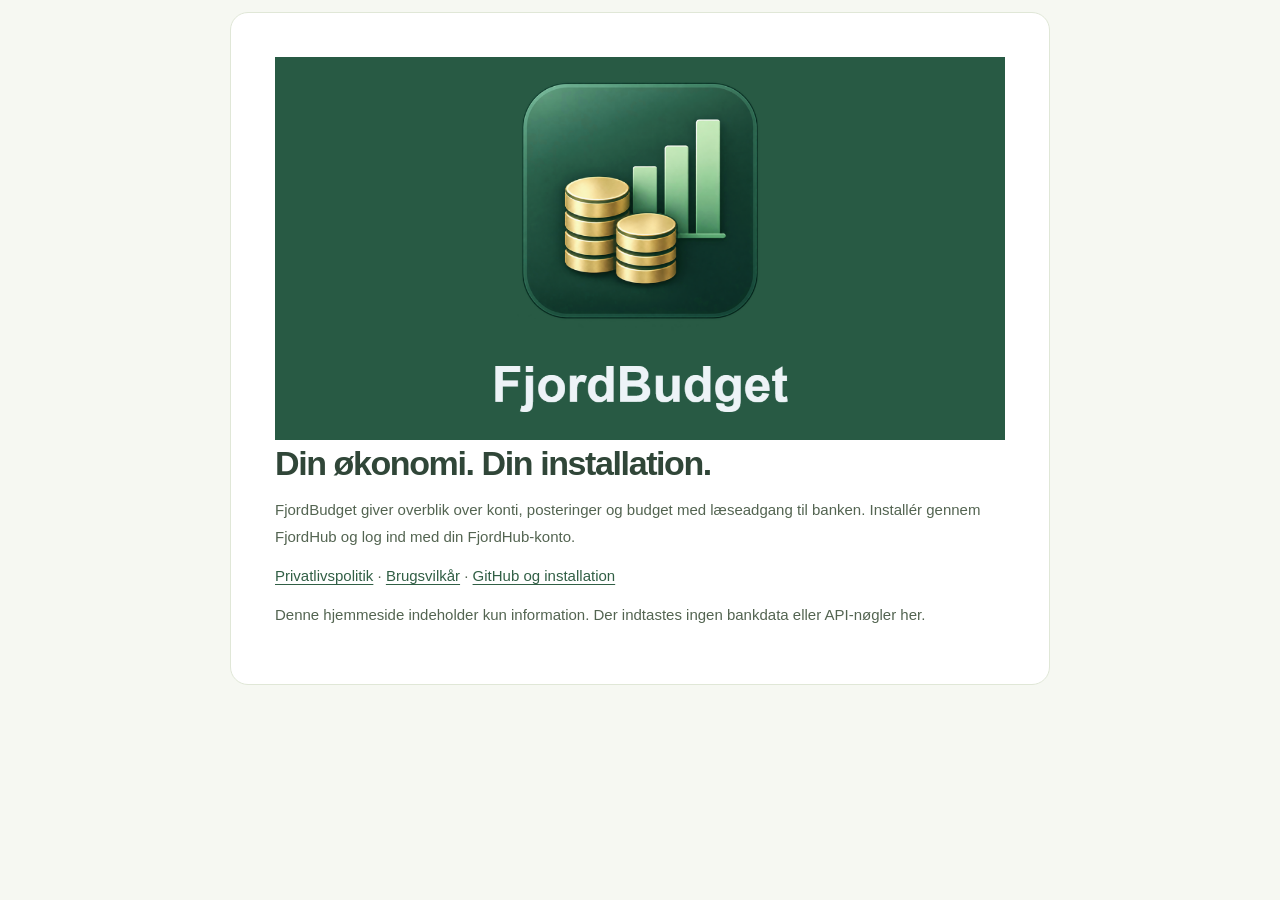
<file: docs/index.html>
<!doctype html><html lang="da"><head><meta charset="utf-8"><meta name="viewport" content="width=device-width,initial-scale=1"><title>FjordBudget</title><link rel="stylesheet" href="assets/style.css"><link rel="stylesheet" href="assets/legal.css"></head><body class="legal-page"><main class="legal-content"><img src="assets/social.png" style="width:100%;height:auto" alt="FjordBudget — dit private økonomiske overblik"><h1>Din økonomi. Din installation.</h1><p>FjordBudget giver overblik over konti, posteringer og budget med læseadgang til banken. Installér gennem FjordHub og log ind med din FjordHub-konto.</p><p><a href="privacy.html">Privatlivspolitik</a> · <a href="terms.html">Brugsvilkår</a> · <a href="https://github.com/qlerup/fjordbudget">GitHub og installation</a></p><p>Denne hjemmeside indeholder kun information. Der indtastes ingen bankdata eller API-nøgler her.</p></main></body></html>
</file>
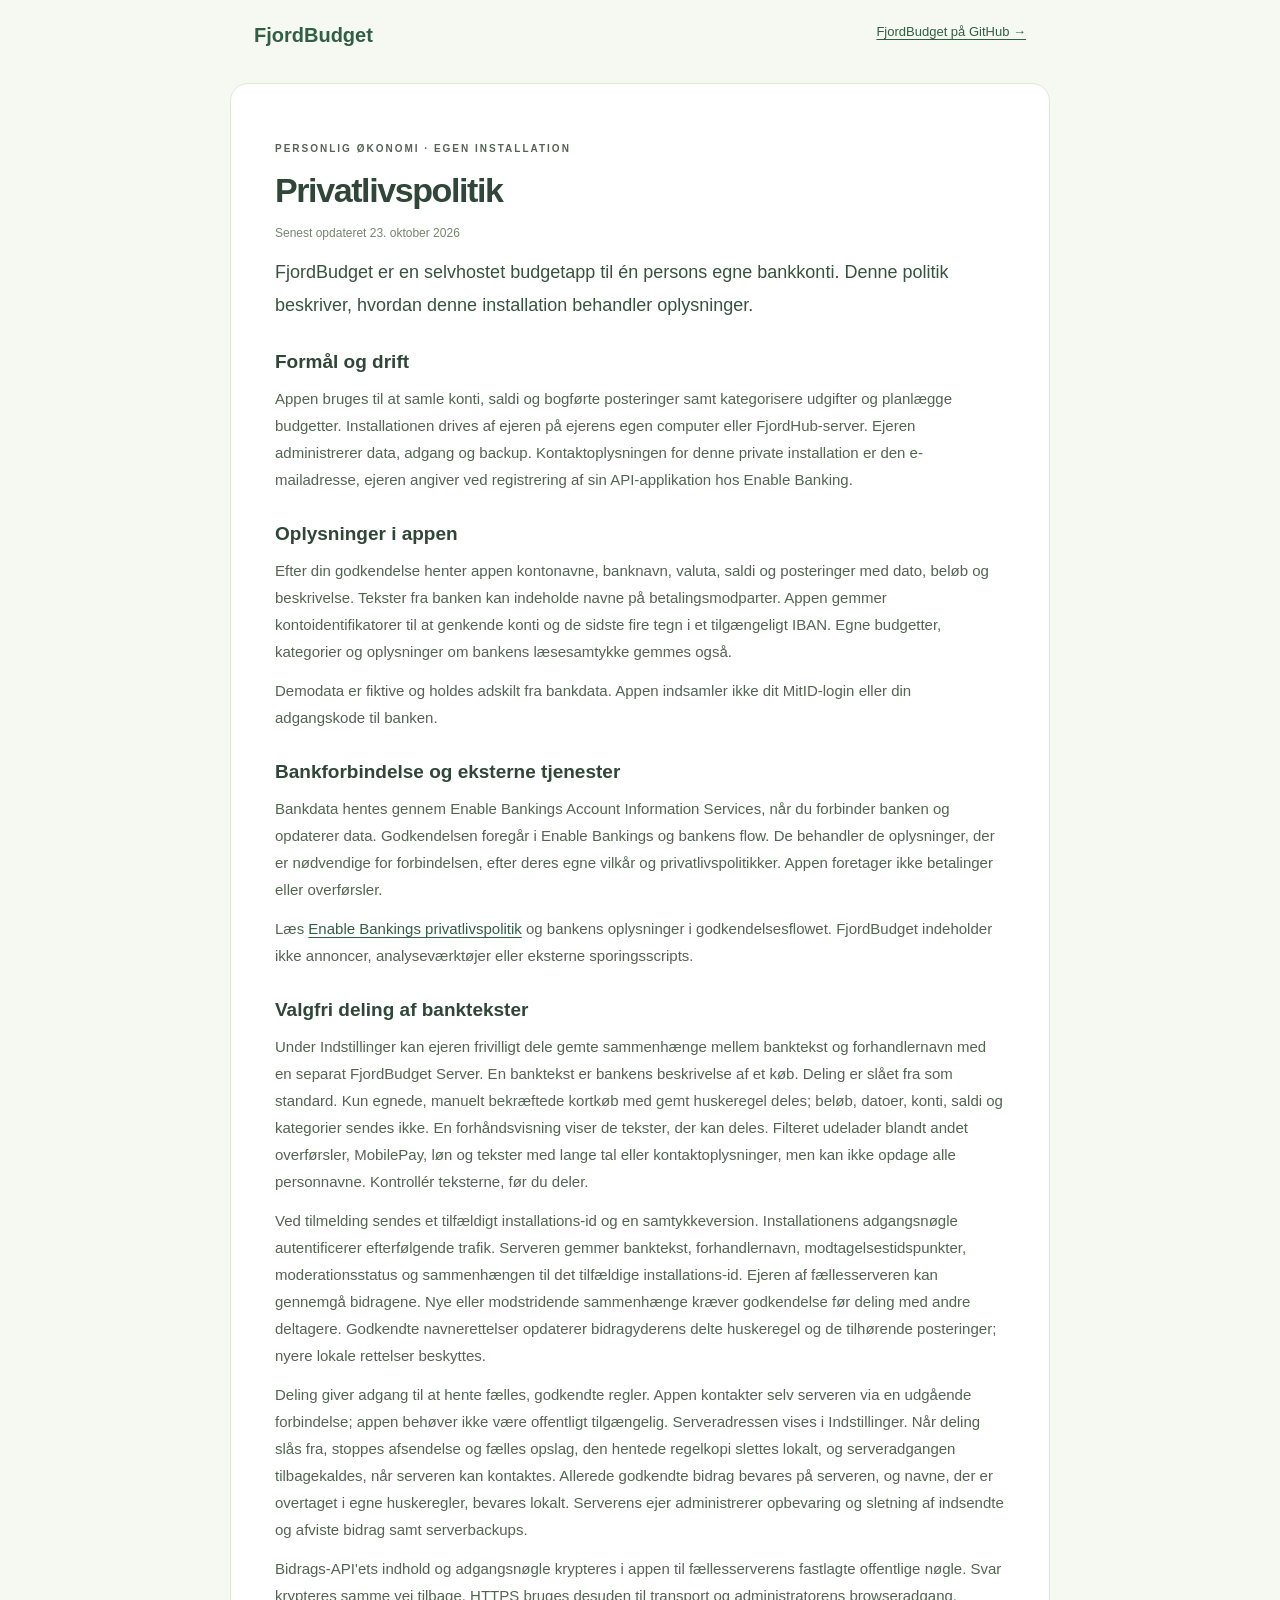
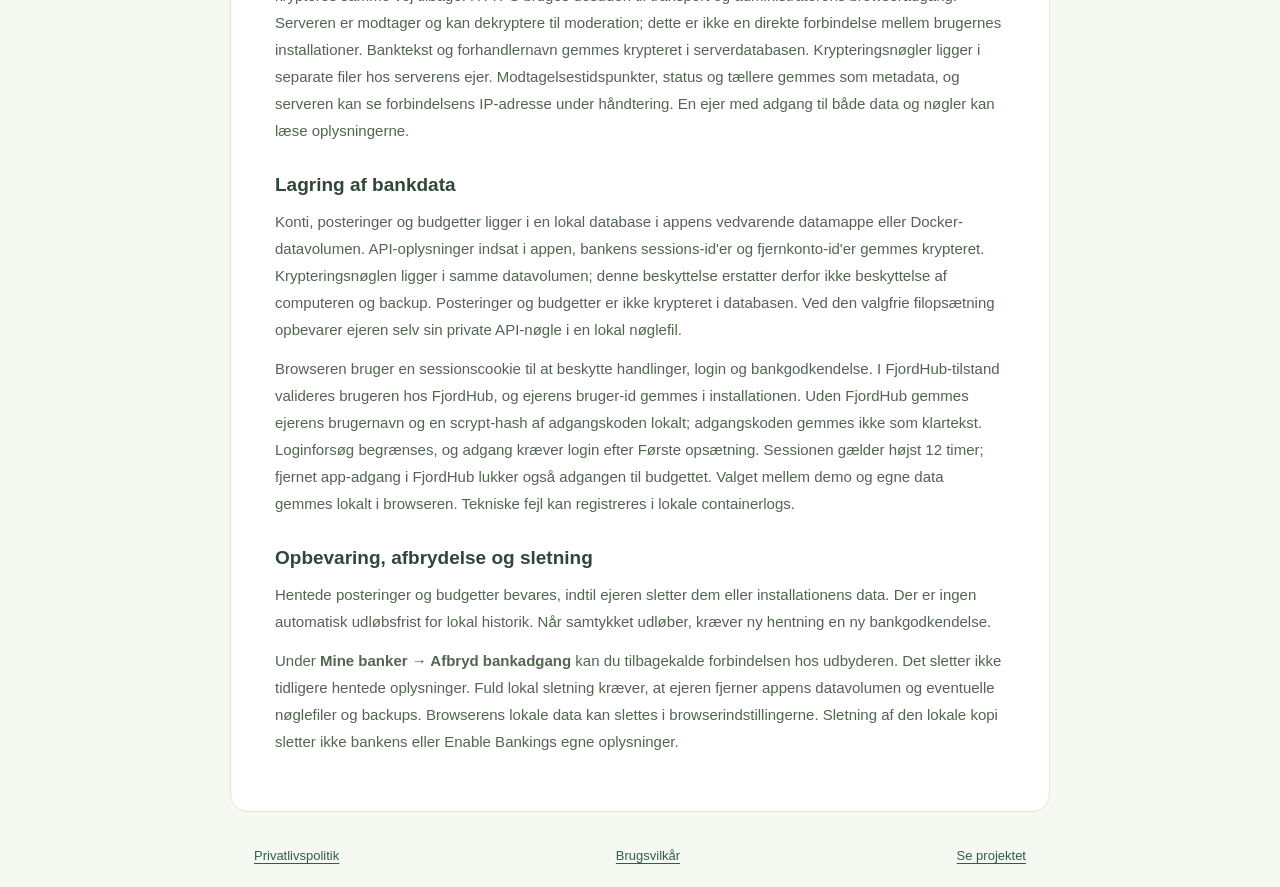
<file: docs/privacy.html>
<!doctype html>
<html lang="da">
<head>
  <meta charset="utf-8"><meta name="viewport" content="width=device-width,initial-scale=1">
  <title>Privatlivspolitik · FjordBudget</title>
  <link rel="icon" href="assets/icon.svg?v=brand-budget-green-20261005" type="image/svg+xml">
  <link rel="stylesheet" href="assets/style.css">
  <link rel="stylesheet" href="assets/legal.css">
<link rel="apple-touch-icon" href="assets/icon-180.png?v=brand-budget-green-20261005"><meta name="theme-color" content="#28533f"><link rel="manifest" href="assets/site.webmanifest"></head>
<body class="legal-page">
  <header class="legal-header"><a href="https://github.com/qlerup/fjordbudget" class="legal-brand">FjordBudget</a><a href="https://github.com/qlerup/fjordbudget">FjordBudget på GitHub →</a></header>
  <main class="legal-content">
    <p class="eyebrow">PERSONLIG ØKONOMI · EGEN INSTALLATION</p>
    <h1>Privatlivspolitik</h1>
    <p class="legal-date">Senest opdateret 23. oktober 2026</p>
    
    <p class="legal-intro">FjordBudget er en selvhostet budgetapp til én persons egne bankkonti. Denne politik beskriver, hvordan denne installation behandler oplysninger.</p>
    <h2>Formål og drift</h2>
    <p>Appen bruges til at samle konti, saldi og bogførte posteringer samt kategorisere udgifter og planlægge budgetter. Installationen drives af ejeren på ejerens egen computer eller FjordHub-server. Ejeren administrerer data, adgang og backup. Kontaktoplysningen for denne private installation er den e-mailadresse, ejeren angiver ved registrering af sin API-applikation hos Enable Banking.</p>
    <h2>Oplysninger i appen</h2>
    <p>Efter din godkendelse henter appen kontonavne, banknavn, valuta, saldi og posteringer med dato, beløb og beskrivelse. Tekster fra banken kan indeholde navne på betalingsmodparter. Appen gemmer kontoidentifikatorer til at genkende konti og de sidste fire tegn i et tilgængeligt IBAN. Egne budgetter, kategorier og oplysninger om bankens læsesamtykke gemmes også.</p>
    <p>Demodata er fiktive og holdes adskilt fra bankdata. Appen indsamler ikke dit MitID-login eller din adgangskode til banken.</p>
    <h2>Bankforbindelse og eksterne tjenester</h2>
    <p>Bankdata hentes gennem Enable Bankings Account Information Services, når du forbinder banken og opdaterer data. Godkendelsen foregår i Enable Bankings og bankens flow. De behandler de oplysninger, der er nødvendige for forbindelsen, efter deres egne vilkår og privatlivspolitikker. Appen foretager ikke betalinger eller overførsler.</p>
    <p>Læs <a href="https://enablebanking.com/privacy/" rel="noreferrer">Enable Bankings privatlivspolitik</a> og bankens oplysninger i godkendelsesflowet. FjordBudget indeholder ikke annoncer, analyseværktøjer eller eksterne sporingsscripts.</p>
    <h2>Valgfri deling af banktekster</h2>
    <p>Under Indstillinger kan ejeren frivilligt dele gemte sammenhænge mellem banktekst og forhandlernavn med en separat FjordBudget Server. En banktekst er bankens beskrivelse af et køb. Deling er slået fra som standard. Kun egnede, manuelt bekræftede kortkøb med gemt huskeregel deles; beløb, datoer, konti, saldi og kategorier sendes ikke. En forhåndsvisning viser de tekster, der kan deles. Filteret udelader blandt andet overførsler, MobilePay, løn og tekster med lange tal eller kontaktoplysninger, men kan ikke opdage alle personnavne. Kontrollér teksterne, før du deler.</p>
    <p>Ved tilmelding sendes et tilfældigt installations-id og en samtykkeversion. Installationens adgangsnøgle autentificerer efterfølgende trafik. Serveren gemmer banktekst, forhandlernavn, modtagelsestidspunkter, moderationsstatus og sammenhængen til det tilfældige installations-id. Ejeren af fællesserveren kan gennemgå bidragene. Nye eller modstridende sammenhænge kræver godkendelse før deling med andre deltagere. Godkendte navnerettelser opdaterer bidragyderens delte huskeregel og de tilhørende posteringer; nyere lokale rettelser beskyttes.</p>
    <p>Deling giver adgang til at hente fælles, godkendte regler. Appen kontakter selv serveren via en udgående forbindelse; appen behøver ikke være offentligt tilgængelig. Serveradressen vises i Indstillinger. Når deling slås fra, stoppes afsendelse og fælles opslag, den hentede regelkopi slettes lokalt, og serveradgangen tilbagekaldes, når serveren kan kontaktes. Allerede godkendte bidrag bevares på serveren, og navne, der er overtaget i egne huskeregler, bevares lokalt. Serverens ejer administrerer opbevaring og sletning af indsendte og afviste bidrag samt serverbackups.</p>
    <p>Bidrags-API'ets indhold og adgangsnøgle krypteres i appen til fællesserverens fastlagte offentlige nøgle. Svar krypteres samme vej tilbage. HTTPS bruges desuden til transport og administratorens browseradgang. Serveren er modtager og kan dekryptere til moderation; dette er ikke en direkte forbindelse mellem brugernes installationer. Banktekst og forhandlernavn gemmes krypteret i serverdatabasen. Krypteringsnøgler ligger i separate filer hos serverens ejer. Modtagelsestidspunkter, status og tællere gemmes som metadata, og serveren kan se forbindelsens IP-adresse under håndtering. En ejer med adgang til både data og nøgler kan læse oplysningerne.</p>
    <h2>Lagring af bankdata</h2>
    <p>Konti, posteringer og budgetter ligger i en lokal database i appens vedvarende datamappe eller Docker-datavolumen. API-oplysninger indsat i appen, bankens sessions-id'er og fjernkonto-id'er gemmes krypteret. Krypteringsnøglen ligger i samme datavolumen; denne beskyttelse erstatter derfor ikke beskyttelse af computeren og backup. Posteringer og budgetter er ikke krypteret i databasen. Ved den valgfrie filopsætning opbevarer ejeren selv sin private API-nøgle i en lokal nøglefil.</p>
    <p>Browseren bruger en sessionscookie til at beskytte handlinger, login og bankgodkendelse. I FjordHub-tilstand valideres brugeren hos FjordHub, og ejerens bruger-id gemmes i installationen. Uden FjordHub gemmes ejerens brugernavn og en scrypt-hash af adgangskoden lokalt; adgangskoden gemmes ikke som klartekst. Loginforsøg begrænses, og adgang kræver login efter Første opsætning. Sessionen gælder højst 12 timer; fjernet app-adgang i FjordHub lukker også adgangen til budgettet. Valget mellem demo og egne data gemmes lokalt i browseren. Tekniske fejl kan registreres i lokale containerlogs.</p>
    <h2>Opbevaring, afbrydelse og sletning</h2>
    <p>Hentede posteringer og budgetter bevares, indtil ejeren sletter dem eller installationens data. Der er ingen automatisk udløbsfrist for lokal historik. Når samtykket udløber, kræver ny hentning en ny bankgodkendelse.</p>
    <p>Under <strong>Mine banker → Afbryd bankadgang</strong> kan du tilbagekalde forbindelsen hos udbyderen. Det sletter ikke tidligere hentede oplysninger. Fuld lokal sletning kræver, at ejeren fjerner appens datavolumen og eventuelle nøglefiler og backups. Browserens lokale data kan slettes i browserindstillingerne. Sletning af den lokale kopi sletter ikke bankens eller Enable Bankings egne oplysninger.</p>
    
  </main>
  <footer class="legal-footer"><a href="privacy.html">Privatlivspolitik</a><a href="terms.html">Brugsvilkår</a><a href="https://github.com/qlerup/fjordbudget">Se projektet</a></footer>
</body>
</html>
</file>
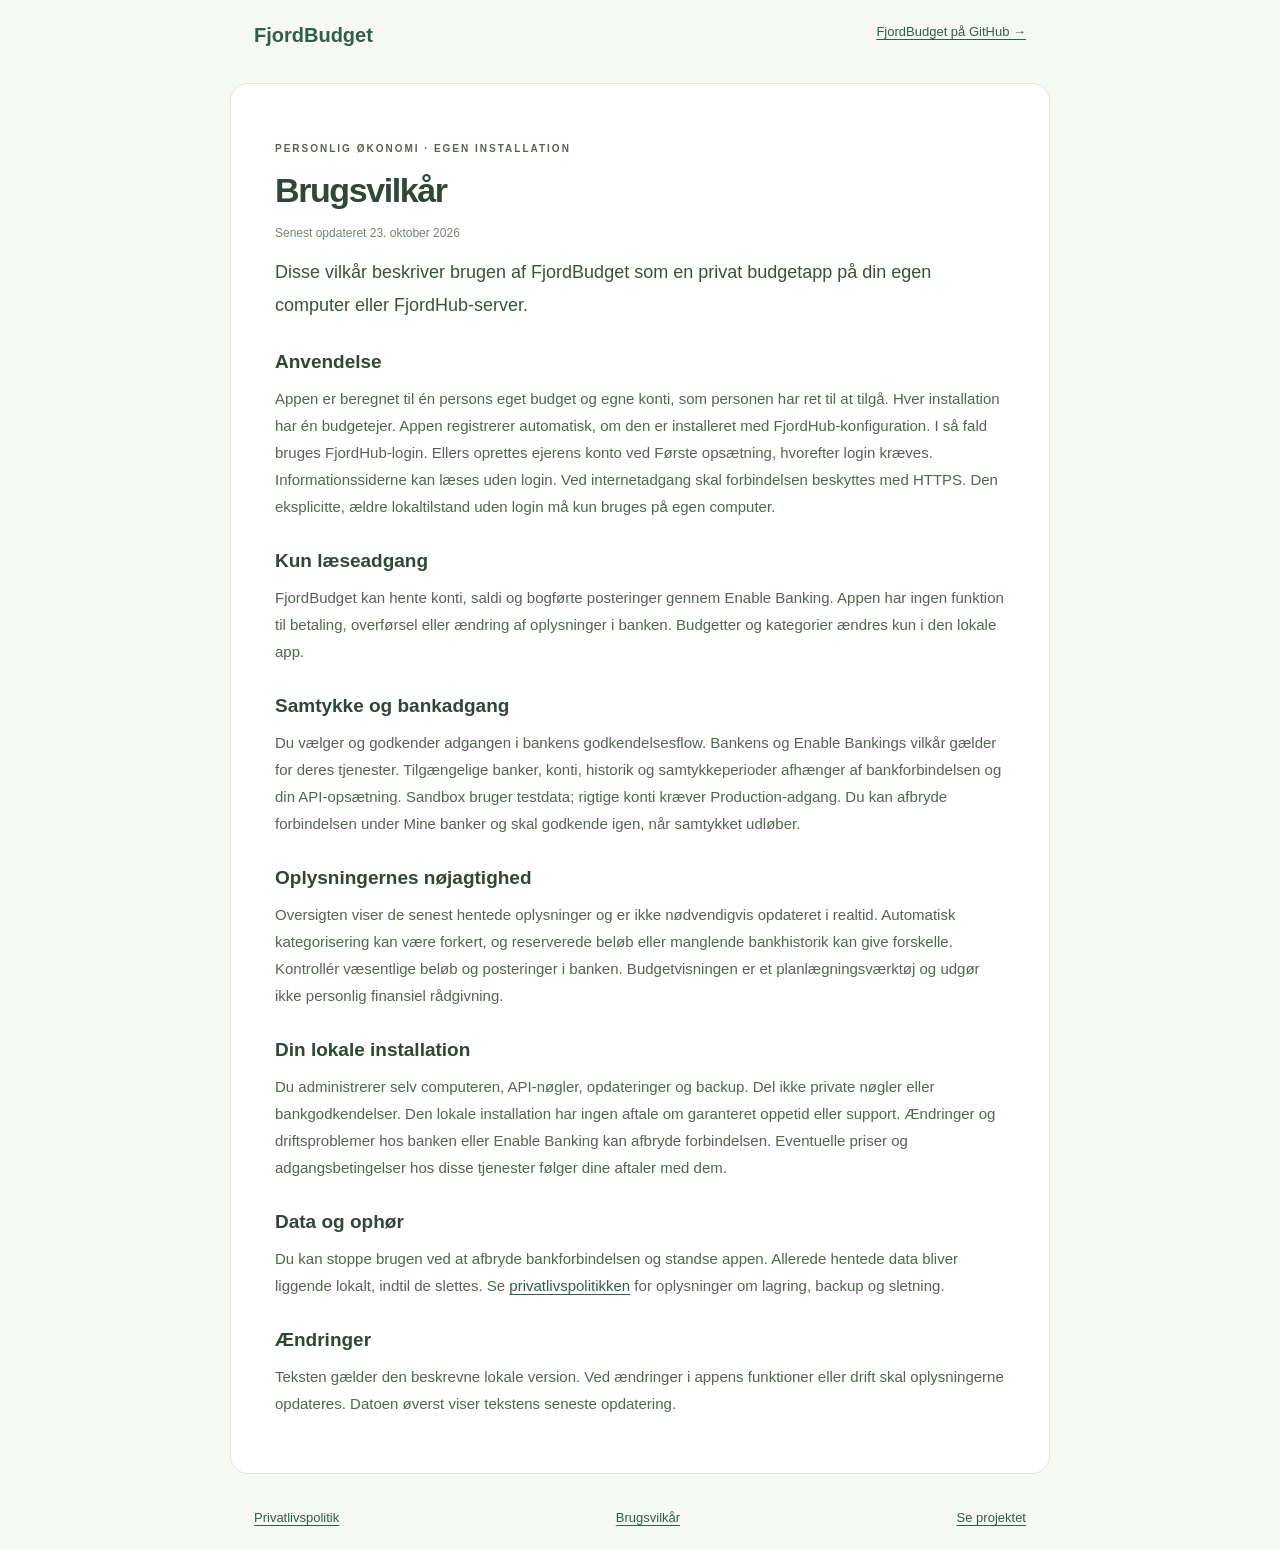
<file: docs/terms.html>
<!doctype html>
<html lang="da">
<head>
  <meta charset="utf-8"><meta name="viewport" content="width=device-width,initial-scale=1">
  <title>Brugsvilkår · FjordBudget</title>
  <link rel="icon" href="assets/icon.svg?v=brand-budget-green-20261005" type="image/svg+xml">
  <link rel="stylesheet" href="assets/style.css">
  <link rel="stylesheet" href="assets/legal.css">
<link rel="apple-touch-icon" href="assets/icon-180.png?v=brand-budget-green-20261005"><meta name="theme-color" content="#28533f"><link rel="manifest" href="assets/site.webmanifest"></head>
<body class="legal-page">
  <header class="legal-header"><a href="https://github.com/qlerup/fjordbudget" class="legal-brand">FjordBudget</a><a href="https://github.com/qlerup/fjordbudget">FjordBudget på GitHub →</a></header>
  <main class="legal-content">
    <p class="eyebrow">PERSONLIG ØKONOMI · EGEN INSTALLATION</p>
    <h1>Brugsvilkår</h1>
    <p class="legal-date">Senest opdateret 23. oktober 2026</p>
    
    <p class="legal-intro">Disse vilkår beskriver brugen af FjordBudget som en privat budgetapp på din egen computer eller FjordHub-server.</p>
    <h2>Anvendelse</h2>
    <p>Appen er beregnet til én persons eget budget og egne konti, som personen har ret til at tilgå. Hver installation har én budgetejer. Appen registrerer automatisk, om den er installeret med FjordHub-konfiguration. I så fald bruges FjordHub-login. Ellers oprettes ejerens konto ved Første opsætning, hvorefter login kræves. Informationssiderne kan læses uden login. Ved internetadgang skal forbindelsen beskyttes med HTTPS. Den eksplicitte, ældre lokaltilstand uden login må kun bruges på egen computer.</p>
    <h2>Kun læseadgang</h2>
    <p>FjordBudget kan hente konti, saldi og bogførte posteringer gennem Enable Banking. Appen har ingen funktion til betaling, overførsel eller ændring af oplysninger i banken. Budgetter og kategorier ændres kun i den lokale app.</p>
    <h2>Samtykke og bankadgang</h2>
    <p>Du vælger og godkender adgangen i bankens godkendelsesflow. Bankens og Enable Bankings vilkår gælder for deres tjenester. Tilgængelige banker, konti, historik og samtykkeperioder afhænger af bankforbindelsen og din API-opsætning. Sandbox bruger testdata; rigtige konti kræver Production-adgang. Du kan afbryde forbindelsen under Mine banker og skal godkende igen, når samtykket udløber.</p>
    <h2>Oplysningernes nøjagtighed</h2>
    <p>Oversigten viser de senest hentede oplysninger og er ikke nødvendigvis opdateret i realtid. Automatisk kategorisering kan være forkert, og reserverede beløb eller manglende bankhistorik kan give forskelle. Kontrollér væsentlige beløb og posteringer i banken. Budgetvisningen er et planlægningsværktøj og udgør ikke personlig finansiel rådgivning.</p>
    <h2>Din lokale installation</h2>
    <p>Du administrerer selv computeren, API-nøgler, opdateringer og backup. Del ikke private nøgler eller bankgodkendelser. Den lokale installation har ingen aftale om garanteret oppetid eller support. Ændringer og driftsproblemer hos banken eller Enable Banking kan afbryde forbindelsen. Eventuelle priser og adgangsbetingelser hos disse tjenester følger dine aftaler med dem.</p>
    <h2>Data og ophør</h2>
    <p>Du kan stoppe brugen ved at afbryde bankforbindelsen og standse appen. Allerede hentede data bliver liggende lokalt, indtil de slettes. Se <a href="privacy.html">privatlivspolitikken</a> for oplysninger om lagring, backup og sletning.</p>
    <h2>Ændringer</h2>
    <p>Teksten gælder den beskrevne lokale version. Ved ændringer i appens funktioner eller drift skal oplysningerne opdateres. Datoen øverst viser tekstens seneste opdatering.</p>
    
  </main>
  <footer class="legal-footer"><a href="privacy.html">Privatlivspolitik</a><a href="terms.html">Brugsvilkår</a><a href="https://github.com/qlerup/fjordbudget">Se projektet</a></footer>
</body>
</html>
</file>
<file: docs/assets/style.css>
:root{--bg:#f7f8f5;--surface:#fff;--ink:#24382f;--muted:#809087;--green:#285a44;--line:#e7ebe5;--pale:#eef3e9;--red:#b26653;--radius:15px;font-family:Inter,"Segoe UI",Arial,sans-serif;color:var(--ink);font-size:14px;font-synthesis:none}*{box-sizing:border-box}body{margin:0;background:var(--bg)}button,input,select{font:inherit}button,a,input,select{-webkit-tap-highlight-color:transparent}button{cursor:pointer}button:disabled{opacity:.5;cursor:default}a{color:var(--green)}button{color:inherit}button:focus-visible,a:focus-visible,input:focus-visible,select:focus-visible{outline:3px solid #90ae79;outline-offset:3px}svg{width:20px;height:20px;fill:none;stroke:currentColor;stroke-width:1.6;stroke-linecap:round;stroke-linejoin:round;flex-shrink:0}[hidden]{display:none!important}.symbols{position:absolute;width:0;height:0;overflow:hidden}.sr-only{position:absolute;width:1px;height:1px;padding:0;margin:-1px;overflow:hidden;clip:rect(0,0,0,0);border:0}.sidebar{width:244px;position:fixed;inset:0 auto 0 0;background:#fff;border-right:1px solid var(--line);display:flex;flex-direction:column;padding:32px 20px 0;z-index:10}.brand{display:flex;align-items:center;gap:10px;text-decoration:none;font-size:23px;font-weight:750;letter-spacing:-1px;margin:0 8px 37px}.brand-mark{width:35px;height:35px;background:var(--green);color:white;border-radius:10px;font-size:35px;font-family:Georgia,serif;line-height:36px;text-align:center;font-weight:bold}.brand-mark span{color:#c9dba5;font-size:24px}.brand-light{font-weight:450}.workspace{display:flex;gap:10px;align-items:center;padding:12px 9px;border:1px solid var(--line);border-radius:10px;font-size:12px;font-weight:600}.workspace-avatar{background:#e9ede5;border-radius:7px;padding:9px;color:#72826d;font-size:13px}.workspace small{display:block;color:var(--muted);font-size:10px;font-weight:400;margin-top:4px}.workspace-dot{height:6px;width:6px;border-radius:50%;background:#6b9560;margin-left:auto}.nav-label{font-size:10px;letter-spacing:1.5px;color:#97a096;margin:32px 12px 13px;font-weight:650}.second-label{margin-top:34px}.nav-item{display:flex;align-items:center;gap:12px;width:100%;padding:13px 14px;background:transparent;border:0;border-radius:9px;margin:3px 0;font-weight:500;color:#6c7a70;text-align:left}.nav-item:hover{background:#f6f8f3}.nav-item.active{color:var(--green);background:#edf2e8;font-weight:650}.nav-item svg{width:18px;height:18px}.nav-count{margin-left:auto;border-radius:5px;background:#e9eee5;color:#688364;padding:2px 6px;font-size:10px}.sidebar-bottom{margin:auto 8px 24px;padding-top:50px}.privacy-icon{display:inline-flex;border:1px solid #dce6d5;border-radius:10px;padding:9px;color:#76936b;margin-bottom:13px}.sidebar-bottom strong{font-size:12px;display:block}.sidebar-bottom p{font-size:11px;color:#8d988c;line-height:1.8}.local-status{font-size:10px;color:#8a9685}.local-status i{display:inline-block;width:5px;height:5px;background:#7da16a;border-radius:50%;margin-right:4px}.sidebar-footer{display:flex;align-items:center;gap:10px;border-top:1px solid var(--line);padding:19px 4px;font-size:11px;font-weight:600}.sidebar-footer small{display:block;font-weight:400;color:var(--muted);font-size:10px;margin-top:4px}.avatar{display:inline-flex;align-items:center;justify-content:center;background:#e9e5d8;color:#8b8168;width:32px;height:32px;border-radius:50%;font-weight:600;font-size:12px}main{margin-left:244px}.topbar{height:76px;padding:0 42px;display:flex;justify-content:space-between;align-items:center;border-bottom:1px solid var(--line);background:#fdfefa}.breadcrumb{font-size:12px;color:#899388}.breadcrumb span{padding:0 13px;color:#b5beb0}.breadcrumb strong{font-weight:500;color:#44533f}.topbar-right{display:flex;gap:24px;align-items:center}.read-badge{font-size:11px;color:#6d8063;display:flex;align-items:center;gap:7px}.read-badge svg{width:15px;height:15px}.content{max-width:1600px;margin:auto;padding:37px 42px 0}.page-heading{display:flex;justify-content:space-between;align-items:center;gap:20px}.eyebrow{font-size:9px;letter-spacing:2px;color:#86967c;font-weight:700;margin:0 0 11px}h1{font-size:34px;letter-spacing:-1.4px;font-weight:600;margin:0;line-height:1.2}.page-heading p:last-child{color:var(--muted);font-size:12px;margin:11px 0 0}.button{display:inline-flex;gap:9px;justify-content:center;align-items:center;border:1px solid transparent;padding:11px 16px;border-radius:8px;font-size:12px;font-weight:550;min-height:39px;white-space:nowrap}.button svg{width:16px;height:16px}.primary{background:var(--green);color:white}.primary:hover{background:#1b4431}.quiet{border-color:var(--line);background:white;color:#68775f}.quiet:hover{background:var(--pale)}.toolbar{display:flex;justify-content:space-between;gap:14px;align-items:center;margin-top:27px}.mode-switch{display:flex;background:#e9eee5;padding:3px;border-radius:8px}.mode-switch button{border:0;background:none;padding:8px 13px;border-radius:6px;font-size:11px;color:#78856f}.mode-switch .selected{background:white;color:#32492e;box-shadow:0 1px 4px #1525170b}.period-controls{display:flex;gap:8px}select,input[type=month]{border:1px solid var(--line);border-radius:8px;padding:9px 12px;background:#fff;color:#5e6e55;font-size:12px;min-height:36px}input[type=month]{max-width:185px}.demo-notice{display:flex;gap:9px;align-items:center;font-size:11px;color:#7c896f;padding:13px 0 20px}.notice-dot{width:6px;height:6px;background:#9bac7b;border-radius:50%}.demo-notice button{margin-left:auto;border:0;background:none;color:#6a7b57;font-size:11px}.demo-notice button span{margin-left:7px}.summary-grid{display:grid;grid-template-columns:1.15fr 1fr 1fr 1fr;gap:16px}.summary-card{background:white;border:1px solid var(--line);border-radius:var(--radius);padding:20px 23px;min-height:151px;position:relative;overflow:hidden}.summary-top{display:flex;align-items:center;justify-content:space-between;color:#7b8774;font-size:11px;position:relative;z-index:1}.summary-top svg{width:17px;height:17px}.metric{font-size:27px;letter-spacing:-1px;font-weight:600;margin:19px 0 12px;position:relative;z-index:1;white-space:nowrap}.metric-footer{font-size:10px;color:#99a18f;position:relative;z-index:1}.balance-card{background:#28533f;border-color:#28533f;color:white}.balance-card .summary-top,.balance-card .metric-footer{color:#c0d1b3}.balance-decoration{position:absolute;width:175px;height:175px;right:-55px;bottom:-104px;border:1px solid #adc59940;border-radius:50%;box-shadow:0 0 0 17px #adc59909,0 0 0 34px #adc59909,0 0 0 51px #adc59909}.metric-icon{display:inline-flex;align-items:center;justify-content:center;width:31px;height:31px;border-radius:7px;padding:0;line-height:1}.metric-icon svg{width:17px;height:17px}.income{color:#6b9270;background:#eef6e9}.expense{color:#b09069;background:#f9f1e6}.budget-icon{color:#889fba;background:#edf2f7}.section-heading{display:flex;justify-content:space-between;align-items:center;gap:14px;margin-bottom:18px}.section-heading h2{font-size:16px;letter-spacing:-.3px;font-weight:600;margin:0}.section-heading p{font-size:10px;color:#95a08c;margin:6px 0 0}.accounts-section{margin-top:29px}.count{background:#e9eee3;color:#829172;padding:2px 6px;font-size:10px;border-radius:5px;vertical-align:2px;margin-left:7px}.accounts-grid{display:grid;grid-template-columns:repeat(3,minmax(0,1fr));gap:16px}.account-card{background:#fff;border:1px solid var(--line);border-radius:12px;padding:19px 20px;display:block;text-align:left;transition:border-color .15s,transform .15s;min-width:0}.account-card:hover{border-color:#a4b498;transform:translateY(-2px)}.account-top{display:flex;align-items:center;gap:11px}.account-bank-icon{width:35px;height:35px;border-radius:9px;display:flex;align-items:center;justify-content:center;background:#edf0f6;color:#8695ae}.account-card:nth-child(2) .account-bank-icon{background:#f5efe2;color:#a89566}.account-card:nth-child(3) .account-bank-icon{background:#eff3e7;color:#8c9c72}.account-name{font-size:12px;font-weight:600}.account-name small{display:block;font-size:9px;color:#99a18f;font-weight:400;margin-top:5px;overflow:hidden;text-overflow:ellipsis;white-space:nowrap}.account-top>.chevron{margin-left:auto;color:#a8b09e;width:14px;height:14px}.account-bottom{display:flex;justify-content:space-between;align-items:end;margin-top:20px;gap:8px}.account-balance{font-size:22px;font-weight:550;letter-spacing:-.6px}.account-number{font-size:10px;color:#a1a993;white-space:nowrap}.sync-status{font-size:11px;color:var(--muted);min-height:0;margin:9px 0 0}.insights{display:grid;grid-template-columns:1.35fr 1fr;gap:20px;margin-top:25px}.panel{border:1px solid var(--line);border-radius:var(--radius);background:white;padding:23px}.legend{display:flex;gap:13px;font-size:9px;color:#859278}.legend span{display:flex;gap:5px;align-items:center}.legend i{height:6px;width:6px;border-radius:2px}.income-dot{background:#698b5c}.expense-dot{background:#d7dec5}.cashflow-chart{height:190px;display:flex;align-items:stretch;gap:12px;margin-top:23px;position:relative;padding:12px 4px 0;background:repeating-linear-gradient(to top,transparent,transparent 46px,#f0f2ec 46px,#f0f2ec 47px)}.chart-group{flex:1;display:flex;flex-direction:column;align-items:center;justify-content:flex-end;gap:11px;min-width:0}.bars{height:146px;display:flex;align-items:flex-end;gap:7px;width:70%;max-width:82px}.bar{width:50%;border-radius:5px 5px 0 0;min-height:2px;background:#698b5c}.bar.expenses{background:#d7dec5}.chart-label{font-size:10px;color:#97a08e;min-height:18px}.chart-footer{display:flex;justify-content:space-between;align-items:center;border-top:1px solid #f0f2eb;margin-top:16px;padding-top:14px;font-size:9px;color:#99a38e;gap:10px}.chart-footer strong{color:#6b835a;font-size:10px;font-weight:550;white-space:nowrap}.text-button{background:none;border:0;font-size:11px;color:#6d845a;padding:5px 0;text-decoration:none}.text-button span{margin-left:7px}.budget-progress-label{display:flex;justify-content:space-between;font-size:10px;color:#92a083;margin:22px 0 9px}.budget-progress-label strong{color:#435e35;font-size:12px;font-weight:550}.progress{height:6px;border-radius:8px;background:#eff2e9;overflow:hidden}.progress-fill{height:100%;border-radius:8px;background:#849e69}.progress-fill.over{background:#c99176}.budget-row{display:grid;grid-template-columns:minmax(0,1fr) auto;align-items:center;column-gap:10px;row-gap:8px;margin-top:17px;font-size:11px}.budget-category{display:flex;align-items:center;gap:7px;color:#617050}.category-dot{width:7px;height:7px;border-radius:50%;flex:none}.budget-value{font-size:10px;color:#9ca58e}.budget-value b{color:#657a53;font-weight:500}.budget-row .progress{grid-column:1/-1;height:4px}.budget-detail{display:block;border-top:1px solid #f1f3eb;margin-top:20px;padding-top:14px;width:100%;text-align:left}.full-budget{margin-top:25px}.full-budget .budget-row{padding:15px 0;font-size:14px}.full-budget .budget-value{font-size:13px}.transactions-panel{margin-top:25px;padding-bottom:0}.transaction-filters{display:flex;gap:10px;margin:22px 0 16px}.search-field{display:flex;align-items:center;gap:9px;flex:1;border:1px solid var(--line);border-radius:7px;padding:0 11px;color:#9fa890}.search-field input{border:0;outline:none;background:none;width:100%;padding:10px 0;font-size:11px;min-width:0;color:var(--ink)}.search-field svg{width:15px;height:15px}.search-field input::placeholder{color:#a1aa95}.transaction-filters select{font-size:10px;max-width:190px;min-width:132px}.subtle-tag{font-size:9px;color:#8e9d80;background:#f4f6ef;border:1px solid #e9eddf;border-radius:5px;padding:5px 8px}.table-scroll{overflow-x:auto}table{width:100%;border-collapse:collapse;text-align:left;white-space:nowrap}th{font-size:9px;font-weight:500;color:#a0a98f;background:#f8faf4;padding:12px 9px}th:first-child{border-radius:5px 0 0 5px;padding-left:12px}th:last-child{border-radius:0 5px 5px 0}td{padding:13px 9px;border-bottom:1px solid #f0f3eb;font-size:10px;color:#899779}td:first-child{padding-left:4px}.amount-cell{text-align:right}td.amount-cell{font-weight:600;font-size:11px;color:#526647}.positive{color:#4a8761!important}.merchant{display:flex;align-items:center;gap:10px;max-width:330px}.merchant-logo{background:#f2f4ed;border:1px solid #e9ede1;min-width:31px;height:31px;border-radius:8px;display:flex;align-items:center;justify-content:center;font-size:11px;font-weight:600;color:#7d8d6c}.merchant-name{display:block;color:#465c39;font-size:11px;font-weight:500;max-width:260px;overflow:hidden;text-overflow:ellipsis}.merchant-kind{display:block;color:#a6ae99;font-size:9px;margin-top:4px}.category-select{padding:5px 7px;font-size:9px;border-color:transparent;background:#f5f7ef;color:#7e8f6c;max-width:145px;min-height:28px;border-radius:5px}.category-select:hover{border-color:#dce3d0}.table-footer{display:flex;justify-content:space-between;align-items:center;padding:16px 0;color:#9aa58b;font-size:10px}.table-footer>div{display:flex;align-items:center;gap:13px}.page-button{border:1px solid var(--line);border-radius:5px;background:white;padding:4px 9px;color:#7b8c68}.main-footer{display:flex;justify-content:space-between;gap:15px;padding:26px 0 25px;font-size:9px;color:#a4ad96}.main-footer span span{padding:0 6px}.empty-state{text-align:center;padding:36px 20px;color:#8a997b;grid-column:1/-1;border:1px dashed #dce4d0;border-radius:12px}.empty-state svg{width:26px;height:26px}.empty-state h3{font-size:14px;font-weight:550;color:#6a7e5a}.empty-state p{font-size:12px}.loading{padding:65px;text-align:center;color:#7e8f6f}.error-box{background:#fff2ec;border:1px solid #edcfbe;border-radius:8px;color:#9d573c;padding:12px;margin:16px 0;font-size:12px;line-height:1.6}.negative{color:var(--red)!important}dialog{border:1px solid #e0e7d7;border-radius:20px;box-shadow:0 30px 100px #14261330;width:min(560px,calc(100% - 28px));max-height:90vh;padding:30px;color:var(--ink);overflow:auto}dialog::backdrop{background:#14241666;backdrop-filter:blur(4px)}.dialog-header{display:flex;justify-content:space-between;align-items:center;gap:14px;margin-bottom:19px}.dialog-icon{background:#edf3e6;color:#6a8954;padding:11px;border-radius:12px;display:flex}.icon-button{padding:6px;display:flex;background:transparent;border:0;color:#8a9880;border-radius:5px;margin-left:auto}.icon-button:hover{background:#f1f5e9}dialog h2{font-size:26px;font-weight:600;letter-spacing:-.8px;margin:0}dialog h3{font-size:15px;font-weight:600}dialog p{font-size:12px;line-height:1.75;color:#849475}.dialog-intro{margin:12px 0 20px}.permission-box{display:flex;gap:12px;background:#f1f6eb;border:1px solid #e2ebd7;border-radius:11px;padding:15px;margin-bottom:23px;color:#6c8a53}.permission-box strong{display:block;font-size:12px;color:#536f3d}.permission-box span{display:block;margin-top:6px;font-size:11px;line-height:1.7}.setup-steps{padding-left:23px;color:#7d9564}.setup-steps li{padding:7px 0 12px 4px;font-size:12px}.setup-steps strong{display:block;color:#536a43;font-size:12px}.setup-steps span{display:block;margin-top:6px;color:#8a9979;font-size:11px;line-height:1.7}code{font-size:11px;background:#f1f3ec;padding:3px 5px;border-radius:4px;overflow-wrap:anywhere}#callbackUrl{display:block;margin-top:8px;padding:10px}.full-width{width:100%;margin-top:15px}#bankPicker label{display:block;margin-bottom:8px;font-size:12px}#bankSelect{width:100%}.small{font-size:11px}.muted{color:var(--muted)}.connection{padding:16px 0;border-top:1px solid var(--line);margin-top:15px}.connection strong{font-size:13px}.connection p{font-size:11px;margin:7px 0}.disconnect{color:#a3745f;background:none;border:0;padding:4px 0;font-size:11px}.budget-fields{display:grid;gap:12px;margin:20px 0}.budget-field{display:flex;justify-content:space-between;align-items:center;gap:12px;font-size:12px}.budget-field input{width:130px;padding:10px;border:1px solid #dde5d4;border-radius:7px;text-align:right}.dialog-actions{display:flex;justify-content:flex-end;gap:10px;border-top:1px solid var(--line);padding-top:20px}.toast{position:fixed;bottom:26px;left:calc(50% + 122px);transform:translateX(-50%);background:#284c33;color:white;padding:14px 22px;border-radius:10px;box-shadow:0 8px 30px #20301222;z-index:100;font-size:12px;max-width:calc(100vw - 30px)}
@media(min-width:1600px){.content{padding-top:45px}.summary-card{padding:24px}.metric{font-size:32px}.cashflow-chart{height:220px}.bars{height:176px}.accounts-section{margin-top:34px}}
@media(max-width:1250px){.sidebar{width:210px;padding-left:15px;padding-right:15px}.brand{font-size:20px;margin-left:3px}.workspace{padding:10px 7px}.workspace small{font-size:9px}main{margin-left:210px}.content{padding:29px 25px 0}.topbar{padding:0 25px}.metric{font-size:23px}.summary-card{padding:17px}.account-balance{font-size:19px}.insights{grid-template-columns:1.1fr 1fr;gap:16px}.panel{padding:19px}.legend{gap:8px;font-size:8px}.toast{left:calc(50% + 105px)}}
@media(max-width:1050px){.summary-grid{grid-template-columns:1fr 1fr}.accounts-grid{gap:10px}.account-card{padding:15px}.account-balance{font-size:18px}.account-number{display:none}.insights{grid-template-columns:1fr}.legend{font-size:10px}.budget-preview .budget-row{margin-top:15px}.cashflow-chart{height:210px}.bars{height:166px}}
@media(max-width:760px){.sidebar{position:sticky;inset:auto;top:0;width:100%;height:auto;padding:10px 16px;border-right:0;border-bottom:1px solid var(--line);flex-direction:row;align-items:center;justify-content:space-between}.brand{margin:0;font-size:19px;gap:7px}.brand-mark{width:28px;height:28px;font-size:28px;line-height:29px}.brand-mark span{font-size:20px}.workspace,.nav-label,.sidebar-bottom,.sidebar-footer,.sidebar>.nav-item{display:none}.sidebar nav{display:flex;gap:2px}.nav-item{padding:8px;width:auto;font-size:0;gap:0;border-radius:7px}.nav-item svg{width:18px;height:18px}.nav-count{display:none}main{margin-left:0}.topbar{height:48px;padding:0 20px}.topbar-right .avatar{display:none}.read-badge{font-size:9px;gap:4px}.breadcrumb{font-size:10px}.breadcrumb span{padding:0 7px}.content{padding:25px 19px 0}.page-heading{align-items:flex-start;gap:12px}h1{font-size:26px;letter-spacing:-1px}.eyebrow{font-size:8px;letter-spacing:1.5px}.page-heading p:last-child{font-size:11px}.page-heading>.button{font-size:10px;padding:9px 11px;min-height:35px;gap:5px}.page-heading>.button svg{width:13px}.toolbar{margin-top:23px;flex-wrap:wrap}.mode-switch{width:100%}.mode-switch button{flex:1}.period-controls{width:100%;justify-content:flex-end}.period-controls input{flex:1;max-width:none}.demo-notice{font-size:10px;align-items:flex-start;line-height:1.6;padding:14px 0}.notice-dot{margin-top:5px;flex-shrink:0}.demo-notice button{display:none}.summary-grid{gap:10px}.summary-card{min-height:129px;padding:15px}.summary-top{font-size:10px;gap:4px}.metric{font-size:22px;margin:16px 0 10px}.metric-footer{font-size:8px;line-height:1.5}.metric-icon{width:29px;height:29px}.metric-icon svg{width:16px;height:16px}.accounts-section{margin-top:25px}.section-heading h2{font-size:15px}.section-heading p{font-size:9px}.section-heading .button{font-size:10px;padding:9px}.accounts-grid{grid-template-columns:1fr}.account-card{display:flex;justify-content:space-between;align-items:center;padding:15px}.account-top{gap:10px;min-width:0}.account-name{font-size:12px}.account-name small{font-size:9px}.account-top>.chevron{display:none}.account-bottom{margin-top:0;flex-direction:column;align-items:flex-end;gap:5px}.account-balance{font-size:20px}.account-number{display:block}.panel{padding:17px}.insights{margin-top:20px}.legend{font-size:8px}.transactions-panel{padding-bottom:0}.transaction-filters{flex-wrap:wrap;margin:17px 0 12px;gap:8px}.search-field{flex-basis:100%}.transaction-filters select{flex:1;max-width:none;min-width:0}.merchant{max-width:190px}.merchant-name{max-width:145px}.table-scroll{margin-right:-17px;padding-right:17px}table{min-width:650px}td{padding:13px 8px}.main-footer{font-size:8px}.main-footer>span:last-child{display:none}.toast{left:50%;width:max-content}.chart-footer{font-size:8px}.chart-footer strong{font-size:9px}dialog{padding:23px}.dialog-header{margin-bottom:17px}dialog h2{font-size:24px}.empty-state{padding:25px 16px}}
@media(prefers-reduced-motion:reduce){*{scroll-behavior:auto!important;transition:none!important}}
/* Keep amounts visible on a phone; category editing stays below the merchant. */
@media(max-width:760px){
  .table-scroll{overflow:visible;margin:0;padding:0}
  table{min-width:0;white-space:normal;display:block}
  thead{display:none}tbody{display:block}
  tbody tr{display:grid;grid-template-columns:minmax(0,1fr) auto;gap:3px 9px;padding:13px 0;border-bottom:1px solid var(--line)}
  td{border:0;padding:0!important}
  td:first-child{grid-column:1;grid-row:1}
  td:nth-child(2),td:nth-child(5){display:none}
  td:nth-child(3){grid-column:1;grid-row:2;padding-left:41px!important}
  td:nth-child(4){grid-column:1;grid-row:3;padding-left:41px!important}
  td:nth-child(4):empty{display:none}
  td.amount-cell{grid-column:2;grid-row:1/4;align-self:start;font-size:12px;white-space:nowrap;padding-top:4px!important}
  .merchant{max-width:none;min-width:0}.merchant>span:last-child{min-width:0}
  .merchant-name{max-width:100%;font-size:12px}.merchant-kind{font-size:10px}
  .category-select{font-size:10px;max-width:145px;min-height:26px;padding:3px 5px}
}

#bankCredentialsForm{margin:18px 0 22px}#bankCredentialsForm label{display:block;font-size:12px;font-weight:600;margin:14px 0 8px}#bankCredentialsForm input,#bankCredentialsForm textarea{display:block;box-sizing:border-box;width:100%;min-width:0;border:1px solid var(--line);border-radius:8px;padding:11px;background:#fafbf7;color:var(--ink);font:12px monospace}#bankCredentialsForm textarea{resize:vertical}#editBankCredentials{margin-top:14px}

.bank-dropdown{border:1px solid var(--line);border-radius:10px;background:white;overflow:hidden}.bank-dropdown:focus-within{border-color:#91ab7d;box-shadow:0 0 0 3px #91ab7d26}.bank-dropdown-button{display:flex;align-items:center;justify-content:space-between;gap:12px;width:100%;padding:13px 15px;border:0;background:#fafcf7;color:var(--ink);font:inherit;font-size:12px;text-align:left}.bank-dropdown-button svg{width:15px;height:15px;transform:rotate(90deg)}.bank-dropdown-button[aria-expanded=true] svg{transform:rotate(-90deg)}.bank-dropdown-panel{border-top:1px solid var(--line);padding:8px}.bank-dropdown-panel input{box-sizing:border-box;width:100%;padding:10px 12px;border:1px solid var(--line);border-radius:7px;font:inherit;font-size:12px;background:#fafcf7;color:var(--ink)}#bankOptions{max-height:210px;overflow:auto;margin-top:6px}.bank-option{padding:11px 12px;border-radius:7px;font-size:12px;cursor:pointer;display:flex;justify-content:space-between;gap:8px;align-items:center}.bank-option[aria-selected=true]{color:var(--green);font-weight:650;background:#edf3e7}.bank-option.active,.bank-option:hover{background:#f0f4e9}.bank-option[aria-disabled=true]{color:#8b9286;cursor:default}.bank-option small{font-size:10px;font-weight:400;text-align:right;max-width:130px}.bank-search-empty{padding:5px 10px}#bankAvailability{background:#f5f7f0;border-radius:8px;padding:12px}

.account-tile{min-width:0}.account-tile .account-card{width:100%;height:auto}.rename-account{margin:6px 0 10px 12px;padding:5px 8px}.account-name{overflow-wrap:anywhere}.account-top{min-width:0}.account-name{min-width:0}#accountNameInput{margin-top:9px;padding:12px;border:1px solid var(--line);border-radius:8px}

.account-setup-row{border:1px solid var(--line);border-radius:12px;padding:16px;margin:14px 0}.account-setup-summary{display:flex;justify-content:space-between;gap:15px;margin-bottom:16px;flex-wrap:wrap}.account-setup-summary small{display:block;color:var(--muted);margin-top:6px}.account-setup-row label{display:block;font-size:12px}.account-setup-row input{width:100%;margin-top:8px;padding:12px;border:1px solid var(--line);border-radius:8px}

.category-create{display:flex;gap:12px;align-items:center;flex-wrap:wrap;margin:22px 0}.category-create input{padding:12px;border:1px solid var(--line);border-radius:8px;min-width:0}.category-management-row{display:flex;justify-content:space-between;align-items:center;gap:12px;border-top:1px solid var(--line);padding:14px 0}.category-management-row>span{display:flex;align-items:center;gap:10px;overflow-wrap:anywhere;min-width:0}#categoryReplacement{margin-top:12px;padding:12px;border:1px solid var(--line);border-radius:8px}@media(max-width:760px){.category-create input{width:100%}.sidebar{gap:5px}.sidebar nav{flex-shrink:0}}

.category-management-row{flex-wrap:wrap}.category-budget-link{display:flex;flex-direction:column;gap:6px;font-size:11px;margin-left:auto}.category-budget-link select{max-width:100%;padding:9px;border:1px solid var(--line);border-radius:8px;background:var(--surface);color:var(--ink)}@media(max-width:760px){.category-management-row>span{width:100%}.category-budget-link{margin-left:0;max-width:100%}}
/* Readable typography for navigation, controls and transaction details. */
:root{--muted:#56675d}
.workspace{font-size:14px}
.workspace small,.sidebar-footer small,.local-status{font-size:12px;color:var(--muted)}
.nav-label{font-size:11px;color:var(--muted)}
.nav-item{color:#506357}
.sidebar-bottom strong{font-size:14px}
.sidebar-bottom p{font-size:13px;color:var(--muted)}
.eyebrow{font-size:11px;color:var(--muted)}
.page-heading p:last-child{font-size:15px;line-height:1.6}
.button,.mode-switch button,select,input[type=month]{font-size:14px}
.quiet,.mode-switch button{color:#506357}
.section-heading h2{font-size:18px}
.section-heading p,.small,.table-footer{font-size:13px;color:var(--muted);line-height:1.6}
.search-field input,.transaction-filters select{font-size:14px;min-height:42px}
.search-field input::placeholder{color:var(--muted);opacity:1}
.transaction-filters select{max-width:220px}
.subtle-tag{font-size:12px;color:#506357}
.transactions-panel th{font-size:13px;font-weight:600;color:#506357;padding-top:12px;padding-bottom:12px}
.transactions-panel td{font-size:14px;color:var(--muted);line-height:1.5}
.merchant-name{font-size:15px;font-weight:600;color:var(--ink)}
.merchant-kind{font-size:12px;color:var(--muted)}
.merchant-logo{color:#506357;font-size:13px}
.category-select{font-size:13px;color:#40543e;min-height:36px;max-width:170px}
.transactions-panel td.amount-cell{font-size:15px;font-weight:650;color:var(--ink);font-variant-numeric:tabular-nums}
.transactions-panel td.amount-cell.positive{color:#16803c!important}
.transactions-panel td.amount-cell.negative{color:#c62828!important}
@media(max-width:760px){
  .page-heading{flex-wrap:wrap}
  .page-heading>.button,.section-heading .button{font-size:13px}
  .transaction-filters select{max-width:none}
  .merchant-name{white-space:normal;overflow-wrap:anywhere}
  .category-select{max-width:100%}
}
@media(max-width:380px){
  .sidebar{flex-wrap:wrap;gap:8px}
  .sidebar nav{width:100%;justify-content:space-between}
}

.budget-category-create{margin:20px 0 12px}
.budget-category-create label{display:block;font-size:14px;font-weight:600;margin-bottom:8px}
.budget-category-create>div{display:flex;gap:10px;flex-wrap:wrap}
.budget-category-create input{min-width:0;flex:1;max-width:360px;border:1px solid var(--line);border-radius:8px;padding:11px;font-size:15px;color:var(--ink)}
#budgetFull .budget-category{flex-wrap:wrap;overflow-wrap:anywhere;min-width:0}
#budgetFull .budget-category .text-button{font-size:13px;color:var(--muted);margin-left:8px}
#budgetFull .budget-row{column-gap:12px}
@media(max-width:760px){.budget-category-create>div{flex-direction:column}.budget-category-create input{max-width:none;width:100%}#budgetFull .budget-row{grid-template-columns:minmax(0,1fr)}#budgetFull .budget-value{text-align:left}#budgetFull .progress{grid-column:1}}
.savings-panel{margin-top:25px}
.savings-grid{display:grid;grid-template-columns:repeat(auto-fit,minmax(min(100%,260px),1fr));gap:18px;margin-top:24px}
.savings-card{border:1px solid var(--line);border-radius:12px;padding:24px;min-width:0;background:#fafbf8}
.savings-icon{display:inline-flex;padding:10px;border-radius:10px;background:var(--pale);color:var(--green)}
.savings-card h3{font-size:18px;line-height:1.4;margin:18px 0 12px;overflow-wrap:anywhere}
.savings-target{font-size:26px;font-weight:650;letter-spacing:-.5px;margin:0 0 12px;overflow-wrap:anywhere;font-variant-numeric:tabular-nums}
.savings-deadline,.savings-status{font-size:14px;line-height:1.6;color:var(--muted);margin:8px 0}
.savings-status{color:#8a4935}
.savings-actions{display:flex;align-items:center;gap:20px;margin-top:24px}
.savings-actions .text-button{font-size:14px;color:var(--muted)}
.savings-form{display:grid;gap:10px;margin-top:20px}
.savings-form label{font-size:14px;font-weight:600;margin-top:8px}
.savings-form input,.savings-form select{width:100%;min-width:0;max-width:100%;padding:12px;border:1px solid #ccd6cb;border-radius:8px;background:white;color:var(--ink);font-size:16px}
.savings-account-hint{margin:0;padding:12px 13px;border:1px solid #d9e5d3;border-radius:9px;background:#f3f7ef;color:#52684c!important;font-size:12px!important;line-height:1.55!important}
#savingsManualAmountFields{display:grid;gap:10px}#savingsManualAmountFields[hidden]{display:none}
.savings-account-source,.savings-analysis-source{display:flex;align-items:center;gap:7px;margin:-2px 0 12px;color:#617a59;font-size:12px;line-height:1.4}.savings-account-source svg,.savings-analysis-source svg{width:15px;height:15px}.savings-account-source strong,.savings-analysis-source strong{color:var(--ink)}
.featured-goal-account{display:flex!important;align-items:center;gap:6px;color:#617a59!important}.featured-goal-account svg{width:14px;height:14px}
.savings-account-filter{min-width:0;margin:10px 0 0;padding:12px;border:1px solid var(--line);border-radius:10px}
.savings-account-filter legend{padding:0 5px;font-size:14px;font-weight:700;color:var(--ink)}
.savings-account-filter .small{margin:0 0 10px;line-height:1.5}
.savings-analysis-account-list{display:grid;gap:7px;max-height:240px;overflow-y:auto}
.savings-form .savings-analysis-account{display:flex;align-items:center;gap:10px;margin:0;padding:11px 12px;border:1px solid var(--line);border-radius:8px;background:#fafbf8;cursor:pointer;overflow-wrap:anywhere}
.savings-form .savings-analysis-account input[type=checkbox]{width:18px;height:18px;min-width:18px;max-width:18px;flex:0 0 18px;padding:0;margin:0;accent-color:var(--green)}
.savings-form .savings-analysis-account span{flex:1;min-width:0}
.savings-form .dialog-actions{margin-top:16px;flex-wrap:wrap}
@media(max-width:760px){.sidebar{flex-wrap:wrap;gap:8px}.sidebar nav{width:100%;justify-content:space-between}.savings-card{padding:20px}.savings-panel .section-heading{flex-wrap:wrap}}

.mode-switch[hidden]+.period-controls{margin-left:auto}
.category-management-row>[data-delete-category]{align-self:flex-end;min-height:42px}
.category-budget-link select{min-height:42px}
@media(min-width:761px){.sidebar{overflow-y:auto}.sidebar>*{flex-shrink:0}}

/* Spending insights, learned merchants and goal planning. */
.featured-goal-panel{margin-top:24px;display:grid;grid-template-columns:minmax(0,1.4fr) minmax(260px,.8fr);gap:28px;align-items:center}
.featured-goal-panel[hidden]{display:none}
.featured-goal-copy h2{margin:4px 0 10px;font-size:24px}.featured-goal-copy p{margin:0 0 10px;color:var(--muted);line-height:1.6}
.featured-goal-numbers{display:grid;gap:10px}.featured-goal-numbers>span{font-size:14px;font-weight:600}.featured-goal-numbers>strong{font-size:13px}.featured-goal-numbers small{color:var(--muted);line-height:1.5}
.good,.complete{color:#377d65}.warning{color:#8b652c}.danger{color:var(--red)}.neutral{color:var(--muted)}
.merchant-edit{display:block;font-size:11px;margin-top:4px}#merchantBankText{display:block;margin:8px 0 16px;overflow-wrap:anywhere}
#merchantForm>label:not(.checkbox-row){display:block;font-size:14px;font-weight:600;margin:12px 0 8px}#merchantName{width:100%;box-sizing:border-box;padding:12px;border:1px solid var(--line);border-radius:8px;font-size:16px;color:var(--ink)}
.checkbox-row{display:flex;align-items:flex-start;gap:10px;margin:16px 0;font-size:13px;line-height:1.5;color:var(--muted)}.checkbox-row input{margin-top:3px}
.savings-period-form{display:flex;align-items:end;gap:10px;flex-wrap:wrap;margin:18px 0 2px;padding:14px;border:1px solid var(--line);border-radius:12px;background:#fafbf8}.savings-period-form label{display:grid;gap:6px;min-width:150px;flex:1}.savings-period-form label span{font-size:11px;font-weight:600;color:var(--muted)}.savings-period-form input[type=date]{width:100%;min-height:39px;box-sizing:border-box;border:1px solid var(--line);border-radius:8px;padding:9px 11px;background:#fff;color:#5e6e55;font:inherit;font-size:12px}.savings-period-form .button{flex:0 0 auto}.savings-period-caption{margin:0 0 10px;color:var(--muted);font-size:12px}.savings-period-caption strong{color:var(--ink)}
.savings-profile{margin:18px 0 24px}.savings-profile-summary{display:grid;grid-template-columns:repeat(3,1fr);gap:12px}
.savings-profile-summary article{border:1px solid var(--line);border-radius:12px;padding:18px;background:#fafbf8}.savings-profile-summary span{display:block;color:var(--muted);font-size:12px}.savings-profile-summary strong{display:block;margin-top:8px;font-size:20px}
.spending-breakdown{display:grid;grid-template-columns:1fr 1fr;gap:18px;margin-top:18px}.spending-breakdown>div{border:1px solid var(--line);border-radius:12px;padding:18px}.spending-breakdown h3{margin:0 0 12px}
.spending-breakdown ol,.goal-suggestions ul{list-style:none;padding:0;margin:0}.spending-breakdown li,.goal-suggestions li{display:flex;justify-content:space-between;gap:12px;padding:10px 0;border-top:1px solid var(--line);font-size:13px}.spending-breakdown li:first-child,.goal-suggestions li:first-child{border-top:0}
.spending-breakdown li span{min-width:0;overflow-wrap:anywhere}.spending-breakdown li small,.goal-suggestions li span{display:block;color:var(--muted);font-size:11px;margin-top:3px}.analysis-note{font-size:11px;color:var(--muted);line-height:1.6;margin-top:12px}
.savings-card.featured{box-shadow:inset 0 0 0 1px #b8c9aa}.savings-card-top{display:flex;justify-content:space-between;align-items:center;gap:12px}.goal-featured{font-size:10px;text-transform:uppercase;letter-spacing:.7px;color:var(--green);font-weight:700}
.savings-target small{font-size:13px;color:var(--muted);font-weight:500}.goal-status{margin-top:18px;padding:12px;border-radius:9px;background:#f5f7f0;display:grid;gap:5px}.goal-status strong{font-size:13px}.goal-status span{font-size:12px;line-height:1.5;color:var(--muted)}
.goal-numbers{display:grid;grid-template-columns:1fr 1fr;gap:10px;margin-top:14px;font-size:12px;color:var(--muted)}.goal-numbers b{display:block;color:var(--ink);font-size:14px;margin-top:3px}
.goal-suggestions{margin-top:18px;border-top:1px solid var(--line);padding-top:16px}.goal-suggestions h4{margin:0 0 7px;font-size:13px}.goal-suggestions li b{white-space:nowrap;color:var(--green)}.goal-suggestions p{font-size:11px;margin:10px 0 0}.savings-form .checkbox-row{margin-top:10px}
.goal-suggestion-copy{min-width:0;overflow-wrap:anywhere}.goal-suggestion-actions{display:flex;flex-direction:column;align-items:flex-end;gap:8px;flex-shrink:0}.goal-suggestion-actions .text-button,.goal-skipped .text-button{font-size:12px;min-height:32px}.goal-skipped{margin-top:16px;font-size:12px;color:var(--muted)}.goal-skipped summary{cursor:pointer}.goal-skipped p{line-height:1.6}.goal-skipped ul{list-style:none;padding:0}.goal-skipped li{display:flex;align-items:center;justify-content:space-between;gap:12px;border-top:1px solid var(--line);padding:8px 0}.goal-skipped li span{min-width:0;overflow-wrap:anywhere}.goal-skipped button{flex-shrink:0}
.savings-skip-dialog{width:min(520px,calc(100% - 28px))}
.savings-skip-dialog .dialog-intro{overflow-wrap:anywhere;line-height:1.7}
.savings-skip-options{display:grid;gap:12px;margin:22px 0}
.savings-skip-option{display:flex;align-items:center;justify-content:space-between;gap:18px;width:100%;padding:18px;text-align:left;border:1px solid var(--line);border-radius:11px;background:var(--surface);color:var(--ink)}
.savings-skip-option:hover:not(:disabled),.savings-skip-option:focus-visible{background:var(--pale);border-color:#90ae79}
.savings-skip-option strong{display:block;font-size:14px;font-weight:650}
.savings-skip-option small{display:block;color:var(--muted);font-size:12px;line-height:1.6;margin-top:5px}
.savings-skip-arrow{font-size:20px;color:var(--green);flex-shrink:0}
.goal-more-suggestions{margin-top:8px}.goal-more-suggestions summary{cursor:pointer;color:var(--green);font-size:12px;padding:10px 0}.suggestions-show-less,.goal-more-suggestions[open] .suggestions-show-more{display:none}.goal-more-suggestions[open] .suggestions-show-less{display:inline}.goal-more-suggestions summary:focus-visible{outline:3px solid #90ae79;outline-offset:3px}.goal-suggestions .goal-suggestion-count{color:var(--muted);margin-bottom:6px}
.goal-suggestion-copy small{display:block;line-height:1.6;margin-top:4px}.goal-suggestion-copy .suggestion-goal-impact{color:var(--green);margin-top:8px}
@media(max-width:600px){.goal-suggestions li{flex-direction:column;gap:8px}.goal-suggestion-actions{width:100%;flex-direction:row;align-items:center;justify-content:space-between;flex-wrap:wrap}}
@media(max-width:760px){.featured-goal-panel,.spending-breakdown{grid-template-columns:1fr}.savings-profile-summary{grid-template-columns:1fr}.goal-numbers{grid-template-columns:1fr}.savings-period-form{align-items:stretch}.savings-period-form label{min-width:calc(50% - 5px)}.savings-period-form .button{width:100%}}

/* Transaction completion status and merchant autocomplete. */
.transactions-panel tbody tr.transaction-incomplete>td{background:#ffcdc7}
.transactions-panel tbody tr.transaction-partial>td{background:#ffe49a}
.transactions-panel tbody tr.transaction-complete>td{background:#c9e8cc}
.transactions-panel tbody tr.transaction-incomplete:hover>td{background:#ffbdb5}
.transactions-panel tbody tr.transaction-partial:hover>td{background:#ffda73}
.transactions-panel tbody tr.transaction-complete:hover>td{background:#b8dfbd}
.transactions-panel tbody tr.transaction-incomplete td:first-child,.transactions-panel tbody tr.transaction-partial td:first-child,.transactions-panel tbody tr.transaction-complete td:first-child{border-left:5px solid transparent;border-radius:9px 0 0 9px}
.transactions-panel tbody tr.transaction-incomplete td:first-child{border-left-color:#d9584e}
.transactions-panel tbody tr.transaction-partial td:first-child{border-left-color:#c99612}
.transactions-panel tbody tr.transaction-complete td:first-child{border-left-color:#47954f}
.transactions-panel tbody tr.transaction-incomplete td:last-child,.transactions-panel tbody tr.transaction-partial td:last-child,.transactions-panel tbody tr.transaction-complete td:last-child{border-radius:0 9px 9px 0}
.merchant-autocomplete-hint{margin:7px 0 0}
@media(max-width:760px){
  .transactions-panel tbody tr.transaction-incomplete,
  .transactions-panel tbody tr.transaction-partial,
  .transactions-panel tbody tr.transaction-complete{
    padding:14px 13px 13px;
    border-radius:14px;
    margin-bottom:10px;
    overflow:hidden;
    border:1px solid transparent;
    border-left-width:5px;
    box-shadow:0 1px 3px #1c2a2010;
  }
  .transactions-panel tbody tr.transaction-incomplete{background:#fff0ee;border-color:#efc6c2;border-left-color:#d9584e}
  .transactions-panel tbody tr.transaction-partial{background:#fff4cf;border-color:#ead89a;border-left-color:#c99612}
  .transactions-panel tbody tr.transaction-complete{background:#e5f3e6;border-color:#c4dfc6;border-left-color:#47954f}
  .transactions-panel tbody tr.transaction-incomplete:hover{background:#fff0ee}
  .transactions-panel tbody tr.transaction-partial:hover{background:#fff4cf}
  .transactions-panel tbody tr.transaction-complete:hover{background:#e5f3e6}
  .transactions-panel tbody tr.transaction-incomplete>td,
  .transactions-panel tbody tr.transaction-partial>td,
  .transactions-panel tbody tr.transaction-complete>td{
    background:transparent!important;
    border:0!important;
    border-radius:0!important;
    padding-top:0!important;
    padding-bottom:0!important;
  }
  .transactions-panel tbody tr.transaction-incomplete td:first-child,
  .transactions-panel tbody tr.transaction-partial td:first-child,
  .transactions-panel tbody tr.transaction-complete td:first-child{
    border-left:0!important;
  }
  .transactions-panel tbody tr.transaction-incomplete td:nth-child(3),
  .transactions-panel tbody tr.transaction-partial td:nth-child(3),
  .transactions-panel tbody tr.transaction-complete td:nth-child(3){
    margin-top:9px;
  }
  .transactions-panel tbody tr.transaction-incomplete td:nth-child(4),
  .transactions-panel tbody tr.transaction-partial td:nth-child(4),
  .transactions-panel tbody tr.transaction-complete td:nth-child(4){
    margin-top:8px;
  }
  .transactions-panel tbody tr.transaction-incomplete td.amount-cell,
  .transactions-panel tbody tr.transaction-partial td.amount-cell,
  .transactions-panel tbody tr.transaction-complete td.amount-cell{
    align-self:start;
    padding-top:4px!important;
  }
}

/* Searchable custom pickers for transaction merchant and category. */
.category-picker-button,.merchant-picker-button{display:flex;align-items:center;justify-content:space-between;gap:7px;width:100%;max-width:180px;min-height:36px;padding:7px 10px;border:1px solid transparent;border-radius:7px;background:#f5f7ef;color:#40543e;font:inherit;font-size:13px;text-align:left}
.category-picker-button:hover,.category-picker-button:focus-visible,.merchant-picker-button:hover,.merchant-picker-button:focus-visible{border-color:#cfd9c4;outline:none}
.category-picker-button svg,.merchant-picker-button svg{width:13px;height:13px;flex:none;transform:rotate(90deg)}
.category-picker-button.confirmed,.merchant-picker-button.confirmed{font-weight:600}
.merchant-picker-button{max-width:220px;background:#f5f7ef}
.merchant-control-cell:empty{color:transparent}
.choice-picker{border:1px solid var(--line);border-radius:12px;background:#fff;overflow:hidden;margin:12px 0}
.choice-search{display:flex;align-items:center;gap:9px;padding:0 12px;border-bottom:1px solid var(--line);background:#fafbf8}
.choice-search svg{width:16px;height:16px;color:var(--muted);flex:none}.choice-search input{width:100%;min-width:0;border:0!important;outline:0;background:transparent!important;padding:13px 0!important;font:inherit!important;font-size:14px!important;color:var(--ink)!important}
.choice-options{max-height:240px;overflow-y:auto;padding:7px}.choice-option{display:flex;align-items:center;justify-content:space-between;gap:12px;width:100%;border:0;background:transparent;border-radius:8px;padding:11px 12px;color:var(--ink);font:inherit;font-size:13px;text-align:left;cursor:pointer}
.choice-option:hover,.choice-option.active{background:#f0f4e9}.choice-option.selected{background:#edf3e7;color:var(--green);font-weight:650}.choice-option small{color:var(--muted);font-size:10px;font-weight:400}
.choice-empty{padding:14px;margin:0;color:var(--muted);font-size:12px;line-height:1.5}.merchant-autocomplete-hint{margin-top:7px}
@media(max-width:760px){
  .category-picker-button,.merchant-picker-button{width:100%;max-width:235px;min-height:38px;padding:8px 11px;font-size:12px;border-color:#d7dece;background:#f8faf5}
  .merchant-picker-button{margin-top:0}
  .choice-options{max-height:210px}
}

/* Keep a comfortable gap between period controls and summary cards when the demo notice is hidden. */
#demoNotice[hidden] ~ #appContent:not([hidden]) .summary-grid{margin-top:20px}
@media(max-width:760px){#demoNotice[hidden] ~ #appContent:not([hidden]) .summary-grid{margin-top:18px}}

/* Account inclusion controls. */
.account-heading-actions{display:flex;gap:10px;align-items:flex-start;flex-wrap:wrap;justify-content:flex-end}.sync-action{display:flex;flex-direction:column;align-items:stretch;gap:5px}.last-sync-text{font-size:10px;line-height:1.35;color:var(--muted);text-align:center;white-space:nowrap}
.account-visibility-list{display:grid;gap:10px;margin:18px 0}
.account-visibility-row{position:relative;display:grid;grid-template-columns:1fr auto;gap:14px;align-items:center;border:1px solid var(--line);border-radius:12px;padding:15px 16px;cursor:pointer;background:#fafbf8}
.account-visibility-row>input{position:absolute;opacity:0;pointer-events:none}.account-visibility-row span{min-width:0}.account-visibility-row strong{display:block;font-size:14px;color:var(--ink);overflow-wrap:anywhere}.account-visibility-row small{display:block;margin-top:5px;font-size:11px;color:var(--muted);line-height:1.5}
.visibility-switch{width:42px;height:24px;border-radius:999px;background:#d9ded5;position:relative;transition:.15s;box-shadow:inset 0 0 0 1px #cbd2c5}
.visibility-switch:after{content:"";position:absolute;width:18px;height:18px;left:3px;top:3px;border-radius:50%;background:white;box-shadow:0 1px 4px #17221925;transition:.15s}
.account-visibility-row>input:checked~.visibility-switch{background:var(--green)}.account-visibility-row>input:checked~.visibility-switch:after{transform:translateX(18px)}
.account-visibility-row:has(input:focus-visible){outline:2px solid #91ab7d;outline-offset:2px}
@media(max-width:760px){.account-heading-actions{width:100%;justify-content:stretch;align-items:stretch}.account-heading-actions>.button,.sync-action{flex:1;min-width:0}.sync-action .button{width:100%}.last-sync-text{font-size:10px;white-space:normal}.account-visibility-row{padding:14px}}

/* Per-category merchant requirement. */
.category-settings{display:flex;gap:14px;align-items:flex-end;margin-left:auto;flex-wrap:wrap;justify-content:flex-end}
.category-merchant-setting{display:flex;flex-direction:column;gap:6px;font-size:11px;color:var(--muted)}
.category-merchant-setting>input{position:absolute;opacity:0;pointer-events:none}
.setting-switch{display:block;width:42px;height:24px;border-radius:999px;background:#d9ded5;position:relative;box-shadow:inset 0 0 0 1px #cbd2c5;transition:.15s}
.setting-switch:after{content:"";position:absolute;width:18px;height:18px;left:3px;top:3px;border-radius:50%;background:white;box-shadow:0 1px 4px #17221925;transition:.15s}
.category-merchant-setting>input:checked~.setting-switch{background:var(--green)}
.category-merchant-setting>input:checked~.setting-switch:after{transform:translateX(18px)}
.category-merchant-setting:has(input:focus-visible) .setting-switch{outline:2px solid #91ab7d;outline-offset:2px}
@media(max-width:760px){.category-settings{width:100%;margin-left:0;justify-content:space-between;align-items:flex-end}.category-merchant-setting{min-width:120px}}

/* Prevent iOS Safari from auto-zooming focused form controls. */
@media(max-width:760px){
  input,
  select,
  textarea{
    font-size:16px!important;
  }
  .choice-search input,
  .search-field input,
  .transaction-filters select,
  .category-budget-link select,
  #categoryReplacement,
  #accountNameInput,
  #bankCredentialsForm input,
  #bankCredentialsForm textarea,
  .bank-dropdown-panel input,
  .savings-form input{
    font-size:16px!important;
  }
}

/* Inline category creation in picker. */
.choice-create-option{display:flex;align-items:center;gap:10px;width:100%;border:0;border-top:1px solid var(--line);background:#f7faf4;color:var(--green);padding:12px;font:inherit;font-size:13px;font-weight:650;text-align:left;cursor:pointer}
.choice-create-option:hover,.choice-create-option:focus-visible{background:#edf4e8;outline:none}
.choice-create-option:disabled{opacity:.55;cursor:wait}
.choice-create-plus{display:inline-flex;align-items:center;justify-content:center;width:22px;height:22px;border-radius:7px;background:#e4efe0;font-size:17px;line-height:1}
@media(max-width:760px){.choice-create-option{font-size:16px;padding:13px 12px}}

/* Category rename controls. */
.category-row-actions{display:flex;gap:8px;align-items:center}
#categoryRenameForm label{display:block;font-size:14px;font-weight:600;margin:14px 0 8px}
#categoryRenameInput{width:100%;box-sizing:border-box;border:1px solid var(--line);border-radius:8px;padding:12px;background:white;color:var(--ink);font-size:16px}
@media(max-width:760px){.category-row-actions{width:100%}.category-row-actions .button{flex:1}}

/* Merchant library management. */
.merchant-library-panel{margin-top:25px}.merchant-library{display:grid;gap:14px}.merchant-library-card{border:1px solid var(--line);border-radius:13px;background:#fafbf8;padding:18px}
.merchant-library-head{display:flex;justify-content:space-between;gap:16px;align-items:flex-start}.merchant-library-head h3{margin:0;color:var(--ink);font-size:17px}.merchant-library-head p{margin:6px 0 0;color:var(--muted);font-size:12px}
.merchant-library-actions{display:flex;align-items:center;gap:10px;flex-wrap:wrap;justify-content:flex-end}.merchant-fixed-toggle{display:flex;align-items:center;gap:7px;font-size:12px;color:var(--muted);cursor:pointer;white-space:nowrap}.merchant-fixed-toggle input{margin:0}.merchant-fixed-toggle:has(input:checked){color:var(--ink);font-weight:650}
.merchant-rules{margin-top:15px;border-top:1px solid var(--line)}.merchant-rule-row{display:flex;align-items:center;justify-content:space-between;gap:14px;padding:13px 0;border-bottom:1px solid var(--line)}
.merchant-rule-row>div{min-width:0}.merchant-rule-row strong{display:block;font-size:13px;overflow-wrap:anywhere}.merchant-rule-row small{display:block;color:var(--muted);font-size:10px;margin-top:4px;overflow-wrap:anywhere}.merchant-rule-delete{flex:none;color:#9a554d}.merchant-delete-button{color:#9a554d;border-color:#e4c4bf}.merchant-no-rules{margin:14px 0 0}
.merchant-library-note{margin-top:16px}.danger-button{background:#a64d45;color:white;border-color:#a64d45}.danger-button:hover{background:#8d403a}
@media(max-width:760px){.merchant-library-card{padding:15px}.merchant-library-head{flex-direction:column}.merchant-library-actions{width:100%;justify-content:space-between}.merchant-delete-button{width:auto}.merchant-rule-row{align-items:flex-start;flex-direction:column}.merchant-rule-delete{font-size:13px}.merchant-library-panel{margin-top:18px}}

/* Cleaner overview: incomplete transactions are a compact task card; full transactions live in their own menu. */
.overview-task-row{margin-top:18px}.incomplete-transactions-card{width:100%;display:flex;align-items:center;gap:16px;padding:17px 19px;border:1px solid #ead89a;border-left:5px solid #c99612;border-radius:14px;background:#fff9e6;color:var(--ink);text-align:left;cursor:pointer;box-shadow:0 1px 3px #1c2a2010}
.incomplete-transactions-card:hover{background:#fff6d8;border-color:#dcc477}.incomplete-card-icon{display:flex;align-items:center;justify-content:center;width:38px;height:38px;border-radius:11px;background:#f3df9d;color:#6f5714;font-size:21px;font-weight:750;flex:none}
.incomplete-card-copy{display:grid;gap:2px;min-width:0}.incomplete-card-copy small{font-size:10px;letter-spacing:.7px;color:#7e6b32;font-weight:700}.incomplete-card-copy strong{font-size:25px;line-height:1.1}.incomplete-card-copy>span{font-size:12px;color:var(--muted)}
.incomplete-card-chevron{width:17px;height:17px;margin-left:auto;color:#8b7b4a;flex:none}.incomplete-transactions-card.complete{background:#edf6ed;border-color:#c5dfc7;border-left-color:#47954f}.incomplete-transactions-card.complete .incomplete-card-icon{background:#d8ead9;color:#367a3e}.incomplete-transactions-card.complete .incomplete-card-copy small{color:#4b7350}
.incomplete-transactions-dialog{width:min(1280px,calc(100% - 28px))}.incomplete-dialog-transactions{border:0;padding:0;margin:0}.incomplete-dialog-transactions .table-scroll{margin-top:8px}.incomplete-dialog-transactions .empty-state{margin-top:12px}.incomplete-transactions-dialog>.dialog-actions{margin-top:18px}
@media(min-width:761px){
  .incomplete-dialog-transactions table{table-layout:fixed;white-space:normal}
  .incomplete-dialog-transactions th:nth-child(2){width:22%}
  .incomplete-dialog-transactions th:nth-child(3),.incomplete-dialog-transactions th:nth-child(4){width:16%}
  .incomplete-dialog-transactions th:nth-child(5){width:76px}
  .incomplete-dialog-transactions th.amount-cell{width:140px}
  .incomplete-dialog-transactions td{overflow-wrap:anywhere}
  .incomplete-dialog-transactions .merchant,.incomplete-dialog-transactions .merchant>span:last-child{min-width:0;max-width:100%}
  .incomplete-dialog-transactions .merchant-name{max-width:none;white-space:normal;overflow:visible;text-overflow:clip}
  .incomplete-dialog-transactions .merchant-kind{white-space:normal;overflow-wrap:anywhere}
  .incomplete-dialog-transactions .category-picker-button,.incomplete-dialog-transactions .merchant-picker-button{max-width:100%;white-space:normal;overflow-wrap:anywhere}
  .incomplete-dialog-transactions td.amount-cell{white-space:nowrap}
}
@media(min-width:761px) and (max-width:1050px){
  /* The account is also shown beneath the transaction title. */
  .incomplete-dialog-transactions th:nth-child(2),.incomplete-dialog-transactions td:nth-child(2){display:none}
  .incomplete-dialog-transactions th:nth-child(3),.incomplete-dialog-transactions th:nth-child(4){width:20%}
}
@media(max-width:760px){.overview-task-row{margin-top:12px}.incomplete-transactions-card{padding:14px 13px;gap:12px}.incomplete-card-icon{width:34px;height:34px}.incomplete-card-copy strong{font-size:22px}.incomplete-card-copy>span{font-size:11px}.incomplete-transactions-dialog{width:calc(100% - 18px);padding:18px}.incomplete-dialog-transactions{padding:0!important}.incomplete-transactions-dialog>.dialog-actions{flex-wrap:wrap}.incomplete-transactions-dialog>.dialog-actions .button{flex:1}}

/* Last month's merchant spending: separate from the savings-goal analysis. */
.spending-review-panel{margin-top:16px}
.spending-review-panel .section-heading{margin-bottom:13px}
.spending-review-list ol{list-style:none;margin:0;padding:0}
.spending-review-list li{display:flex;align-items:center;justify-content:space-between;gap:12px;border-top:1px solid var(--line);padding:13px 0}
.spending-review-list li:first-child{border-top:0}
.spending-review-info{display:flex;flex-direction:column;gap:3px;min-width:0;overflow-wrap:anywhere}
.spending-review-info strong{font-size:14px;color:var(--ink)}
.spending-review-info span{font-size:12px;color:var(--muted)}
.spending-review-list li>b{font-size:16px;white-space:nowrap;font-variant-numeric:tabular-nums;color:var(--green)}
.spending-review-note{font-size:12px;line-height:1.55;color:var(--muted);margin:9px 0 0}
.spending-review-pagination{display:flex;align-items:center;justify-content:space-between;gap:12px;border-top:1px solid var(--line);padding:12px 0 4px;margin:0 0 12px}.spending-review-pagination>span{display:grid;gap:3px;text-align:center;color:var(--muted);font-size:12px}.spending-review-pagination strong{font-weight:600}.spending-review-pagination small{font-size:11px}.spending-review-pagination .button{min-height:38px;padding:8px 12px}
@media(max-width:760px){.spending-review-panel{margin-top:12px}.spending-review-list li{align-items:flex-start}.spending-review-list li>b{font-size:14px}}
</file>
<file: docs/assets/legal.css>
.legal-page{background:#f6f8f2;color:#304638}
.login-card{max-width:480px!important;margin:8vh auto!important}.login-card>img{max-width:100%;height:auto}.login-form{display:grid;gap:10px;margin-top:24px}.login-form label{font-size:13px}.login-form input:not([type=hidden]){width:100%;box-sizing:border-box;background:#fafcf7;border:1px solid #dce5d5;border-radius:8px;padding:12px;font:inherit}.login-card .small{font-size:12px}
.legal-header,.legal-footer{max-width:820px;margin:auto;padding:24px;display:flex;justify-content:space-between;gap:18px;flex-wrap:wrap;font-size:13px}
.legal-page a{color:#315f45;text-underline-offset:3px}
.legal-brand{font-size:20px;font-weight:700;text-decoration:none}
main.legal-content{box-sizing:border-box;max-width:820px;margin:12px auto;background:white;border:1px solid #e0e7d7;border-radius:18px;padding:44px}
.legal-content h1{font-size:34px;overflow-wrap:anywhere}.legal-content h2{font-size:19px;margin:30px 0 12px}
.legal-content p{font-size:15px;line-height:1.8;margin:12px 0;color:#536451}.legal-content .legal-intro{font-size:18px;color:#36533e}
.legal-content .eyebrow{font-size:10px}.legal-content .legal-date{font-size:12px;color:#77836f}
@media(max-width:600px){main.legal-content{margin:0 12px;padding:24px}.legal-content h1{font-size:29px}.legal-header,.legal-footer{padding:20px 24px}}
</file>
